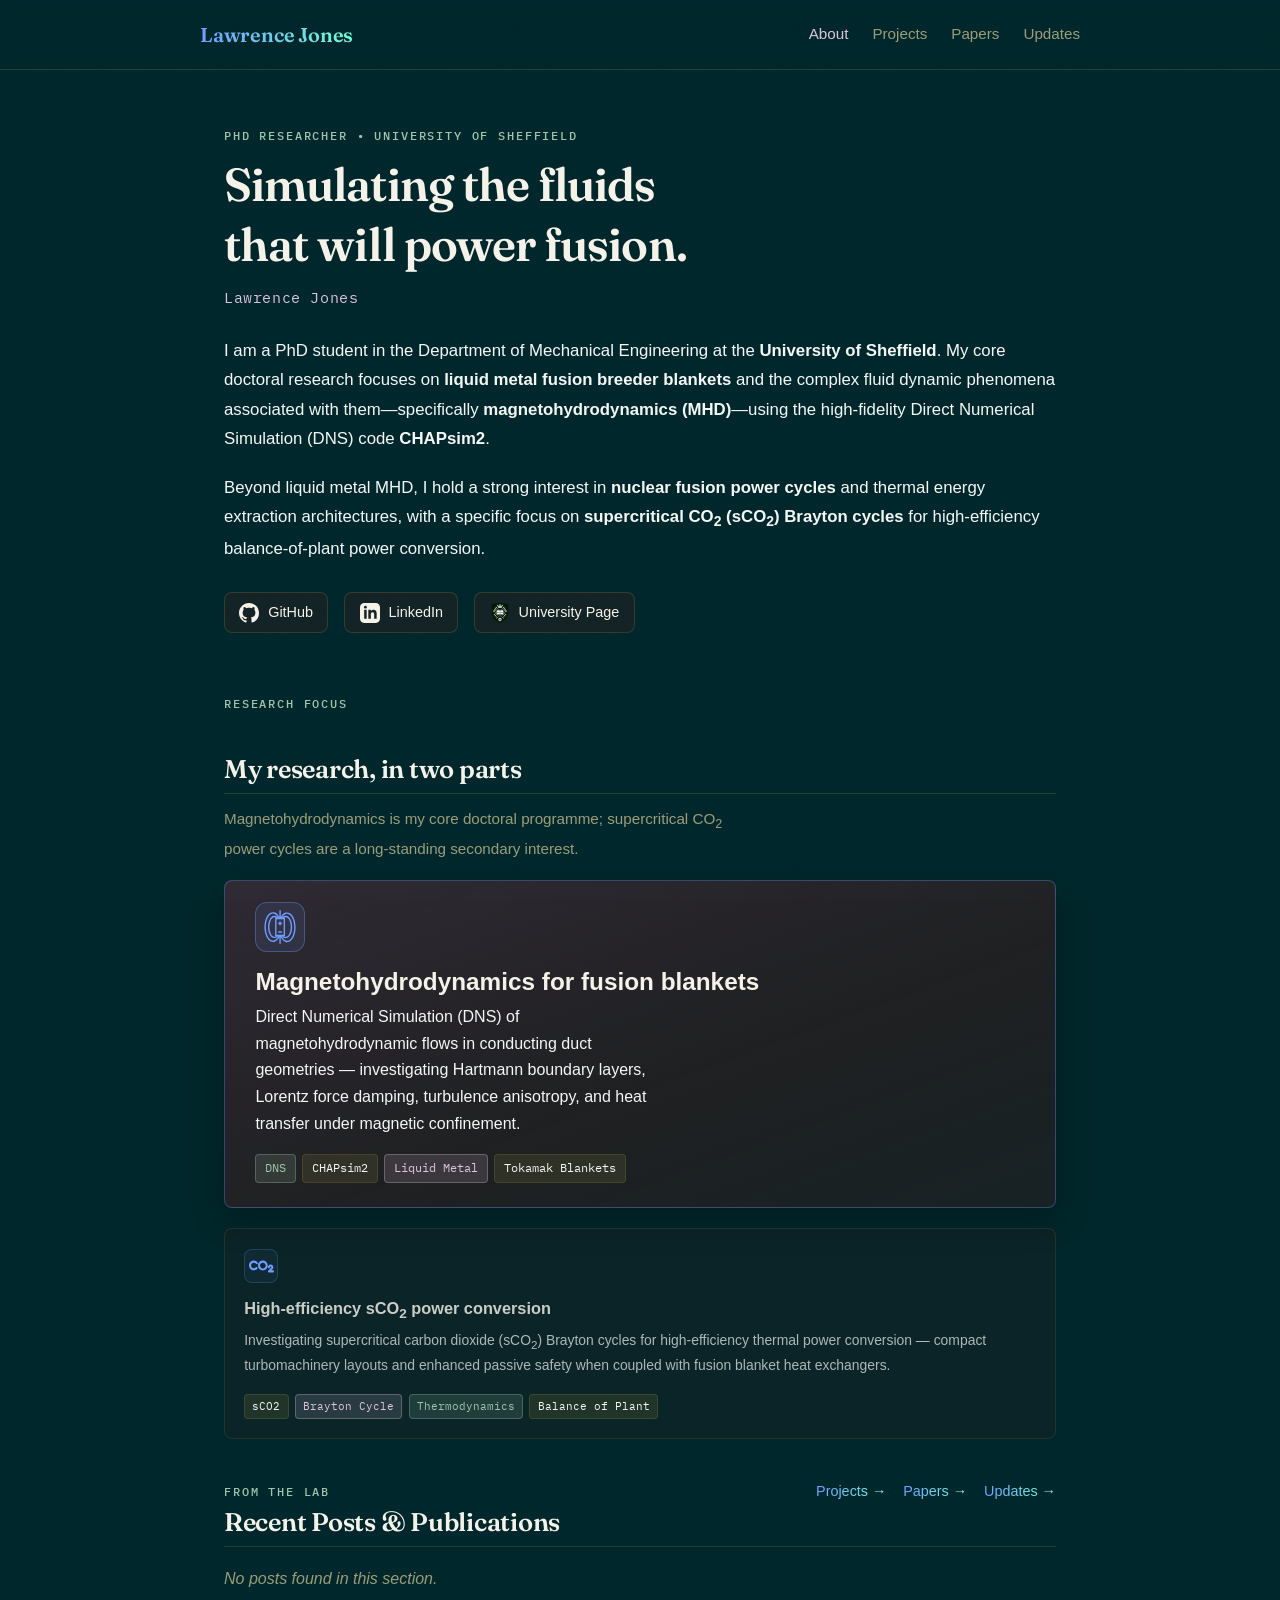
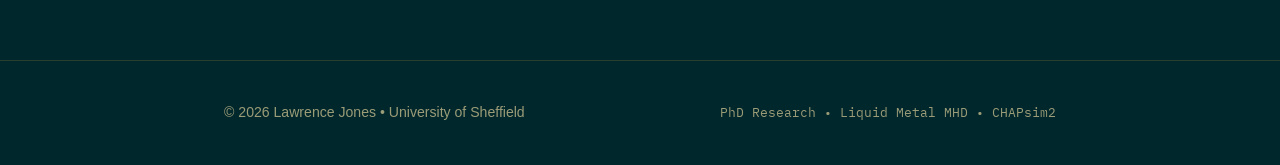
<file: index.html>
<!DOCTYPE html>
<html lang="en">
<head>
  <meta charset="UTF-8">
  <meta name="viewport" content="width=device-width, initial-scale=1.0">
  <title>Lawrence Jones | PhD Researcher &bull; University of Sheffield</title>
  <meta name="description" content="Personal and professional page of Lawrence Jones, PhD researcher at the University of Sheffield studying liquid metal fusion breeder blankets, MHD, CHAPsim2 DNS, and sCO2 power cycles.">
  <link rel="stylesheet" href="assets/css/style.css">
  <link rel="preconnect" href="https://fonts.googleapis.com">
  <link rel="preconnect" href="https://fonts.gstatic.com" crossorigin>
  <link href="https://fonts.googleapis.com/css2?family=Fraunces:opsz,wght@9..144,400;9..144,500;9..144,600;9..144,700&family=IBM+Plex+Mono:wght@400;500&display=swap" rel="stylesheet">
</head>
<body>

  <!-- Top Navigation -->
  <header>
    <div class="container nav-wrapper">
      <a href="index.html" class="brand-title">Lawrence Jones</a>
      <nav>
        <ul>
          <li><a href="index.html" class="active">About</a></li>
          <li><a href="projects.html">Projects</a></li>
          <li><a href="papers.html">Papers</a></li>
          <li><a href="updates.html">Updates</a></li>
        </ul>
      </nav>
    </div>
  </header>

  <!-- Hero & Bio -->
  <main class="container">
    <section class="hero">
      <div class="eyebrow">PhD Researcher &bull; University of Sheffield</div>
      <h1 class="hero-title">Simulating the fluids that will power fusion.</h1>
      <div class="hero-name">Lawrence Jones</div>

      <div class="hero-bio">
        <p>
          I am a PhD student in the Department of Mechanical Engineering at the <strong>University of Sheffield</strong>. 
          My core doctoral research focuses on <strong>liquid metal fusion breeder blankets</strong> and the complex fluid dynamic phenomena associated with them—specifically <strong>magnetohydrodynamics (MHD)</strong>—using the high-fidelity Direct Numerical Simulation (DNS) code <strong>CHAPsim2</strong>.
        </p>
        <p>
          Beyond liquid metal MHD, I hold a strong interest in <strong>nuclear fusion power cycles</strong> and thermal energy extraction architectures, with a specific focus on <strong>supercritical CO<sub>2</sub> (sCO<sub>2</sub>) Brayton cycles</strong> for high-efficiency balance-of-plant power conversion.
        </p>
      </div>

      <!-- Social & Professional Links with Placeholder Icons -->
      <div class="social-links">
        <!-- GitHub -->
        <a href="https://github.com/lawjones5" target="_blank" rel="noopener noreferrer" class="social-pill" title="GitHub Profile">
          <svg viewBox="0 0 24 24">
            <path d="M12 0C5.37 0 0 5.37 0 12c0 5.31 3.435 9.795 8.205 11.385.6.105.825-.255.825-.57 0-.285-.015-1.23-.015-2.235-3.015.555-3.795-.735-4.035-1.41-.135-.345-.72-1.41-1.23-1.695-.42-.225-1.02-.78-.015-.795.945-.015 1.62.87 1.845 1.23 1.08 1.815 2.805 1.305 3.495.99.105-.78.42-1.305.765-1.605-2.67-.3-5.46-1.335-5.46-5.925 0-1.305.465-2.385 1.23-3.225-.12-.3-.54-1.53.12-3.18 0 0 1.005-.315 3.3 1.23.96-.27 1.98-.405 3-.405s2.04.135 3 .405c2.295-1.56 3.3-1.23 3.3-1.23.66 1.65.24 2.88.12 3.18.765.84 1.23 1.905 1.23 3.225 0 4.605-2.805 5.625-5.475 5.925.435.375.81 1.095.81 2.22 0 1.605-.015 2.895-.015 3.3 0 .315.225.69.825.57A12.02 12.02 0 0024 12c0-6.63-5.37-12-12-12z"/>
          </svg>
          <span>GitHub</span>
        </a>

        <!-- LinkedIn -->
        <a href="https://uk.linkedin.com/in/lawrence-jones-7865b51ba" target="_blank" rel="noopener noreferrer" class="social-pill" title="LinkedIn Profile">
          <svg viewBox="0 0 24 24">
            <path d="M19 0h-14c-2.761 0-5 2.239-5 5v14c0 2.761 2.239 5 5 5h14c2.762 0 5-2.239 5-5v-14c0-2.761-2.238-5-5-5zm-11 19h-3v-11h3v11zm-1.5-12.268c-.966 0-1.75-.79-1.75-1.764s.784-1.764 1.75-1.764 1.75.79 1.75 1.764-.783 1.764-1.75 1.764zm13.5 12.268h-3v-5.604c0-3.368-4-3.113-4 0v5.604h-3v-11h3v1.765c1.396-2.586 7-2.777 7 2.476v6.759z"/>
          </svg>
          <span>LinkedIn</span>
        </a>

        <!-- University of Sheffield Page -->
        <a href="https://sheffield.ac.uk/heft/fusion/mhd-fusion-applications" target="_blank" rel="noopener noreferrer" class="social-pill" title="University of Sheffield PhD project page">
          <img src="assets/University-of-Sheffield.svg" alt="University of Sheffield Logo" class="svg-icon" style="width: 20px; height: 20px;">
          <span>University Page</span>
        </a>
      </div>
    </section>

    <!-- Research Focus Highlights -->
    <section>
      <div class="eyebrow">Research Focus</div>
      <h2>My research, in two parts</h2>
      <p class="section-lead">
        Magnetohydrodynamics is my core doctoral programme; supercritical&nbsp;CO<sub>2</sub> power cycles are a long-standing secondary interest.
      </p>
      <div class="card-grid">
        <div class="card feature-card feature-primary">
          
          <span class="feature-icon" aria-hidden="true">
            <svg class="icon-mark" viewBox="0 0 487.9 487.9" fill="currentColor">
              <g transform="translate(0 -540.36)">
                <path d="M265.693,845.46h-40.6c-5.5,0-10,4.5-10,10s4.5,10,10,10h40.6c5.5,0,10-4.5,10-10S271.193,845.46,265.693,845.46z"/>
                <path d="M225.093,743.16h9.9v10.6c0,5.5,4.5,10,10,10s10-4.5,10-10v-10.6h10.7c5.5,0,10-4.5,10-10s-4.5-10-10-10h-10.7v-9.9
                          c0-5.5-4.5-10-10-10s-10,4.5-10,10v9.9h-9.9c-5.5,0-10,4.5-10,10S219.593,743.16,225.093,743.16z"/>
                <path d="M387.793,588.46L387.793,588.46c-20.7-13.5-43.3-17.1-65.3-10.5c-26.1,7.8-49.6,29.5-67.5,61.7v-89.3c0-5.5-4.5-10-10-10
                          s-10,4.5-10,10v90.4c-19.3-35.1-44.4-58.5-71.9-66.6c-21.2-6.2-42.7-2.8-62.2,9.8c-24.3,15.4-44.7,43.1-59.1,80.1
                          c-14,36-21.4,78.4-21.4,122.6c0.4,44,8.3,86.2,22.9,122c14.9,36.7,35.7,63.8,60.1,78.4c0.1,0,0.1,0.1,0.2,0.1
                          c13,7.4,26.5,11.2,40.1,11.2c8.2,0,16.4-1.4,24.5-4.1c25.9-8.8,49.2-31.3,66.8-64.2v88.2c0,5.5,4.5,10,10,10s10-4.5,10-10v-85.4
                          c18.3,33.6,42.1,56.5,68.4,65.3c7.7,2.6,15.6,3.9,23.3,3.9c12.9,0,25.6-3.5,37.7-10.6c24.8-14.6,45.9-41.8,60.8-78.5
                          c14.6-35.8,22.3-78,22.3-122C468.293,701.06,436.293,619.56,387.793,588.46z
                          M161.793,975.36c-16.1,5.5-32.3,3.6-48.1-5.4
                          c-20.6-12.4-38.6-36.2-51.8-68.7c-13.6-33.5-21-73.1-21.4-114.6c0-84.2,28.6-158.9,71.2-185.8c0,0,0.1,0,0.1-0.1
                          c14.7-9.5,30.1-12,45.7-7.4c21.8,6.4,42.9,26.5,59.5,56.1c-17.6-18.6-38.4-27.4-59.2-25c-25.3,3-47.8,22.3-63.5,54.4
                          c-14.4,29.1-22.3,66.4-22.3,105s7.9,75.8,22.3,104.9c15.1,31.8,37.4,51.2,62.7,54.5c2.6,0.4,5.3,0.5,7.9,0.5c19,0,37.7-9,53.9-26
                          C203.493,947.86,183.593,967.96,161.793,975.36z
                          M183.693,916.76L183.693,916.76l5.2,0c-9.6,5.8-19.6,8.2-29.3,6.9
                          c-18.4-2.5-35.2-17.8-47.3-43.3c0,0,0-0.1-0.1-0.1c-27.1-54.8-27.1-137.5,0-192.3c12.6-25.8,29.6-41.2,47.9-43.4
                          c9.6-1.1,19.5,1.5,28.9,7.6h-5.3c-5.5,0-10,4.5-10,10v244.7C173.693,912.26,178.193,916.76,183.693,916.76z
                          M253.593,896.66
                          c-0.1,0-0.1,0-0.2,0h-8.4h-9.9c-0.1,0-0.1,0-0.2,0h-41.2v-224.7h102.6v224.7h-21.4h-0.1H253.593z
                          M426.693,905.66L426.693,905.66
                          c-13.3,32.6-31.4,56.4-52.4,68.7c-14.4,8.4-29.4,10.1-44.6,5c-22.8-7.6-44.4-30.1-60.6-62.7h1.3c16.2,17.8,35.3,27.3,54.8,27.3
                          c2.4,0,4.9-0.1,7.3-0.4c25.7-3.1,48.4-22.5,64-54.5c14.3-28.9,22.1-66.2,22-105c-0.1-38.4-7.9-75.6-22-104.9
                          c-15.6-32-38.2-51.3-63.5-54.5c-21.3-2.6-42.7,6.4-60.9,25.6c15.3-28.1,34.9-46.7,56.2-53.1c16.4-4.9,32.8-2.2,48.7,8.1
                          c20.2,13,38.2,38,50.9,70.5c13.2,34,20,73.8,19.6,115.3C447.493,832.56,440.293,872.26,426.693,905.66z
                          M306.293,651.96
                          L306.293,651.96l-5.4,0c9.7-6.1,19.8-8.7,29.6-7.5c18.4,2.3,35.5,17.7,48,43.3c26.7,55.6,26.8,138.3,0,192.4
                          c-12.6,25.7-29.8,41.2-48.5,43.5c-9.7,1.2-19.5-1.2-28.9-7h5.2c5.5,0,10-4.5,10-10v-244.7
                          C316.293,656.46,311.793,651.96,306.293,651.96z"/>
              </g>
            </svg>
          </span>
          <h3 class="feature-title">Magnetohydrodynamics for fusion blankets</h3>
          <p class="feature-desc">
            Direct Numerical Simulation (DNS) of magnetohydrodynamic flows in conducting duct geometries — investigating Hartmann boundary layers, Lorentz force damping, turbulence anisotropy, and heat transfer under magnetic confinement.
          </p>
          <div class="tag-group">
            <span class="tag teal">DNS</span>
            <span class="tag">CHAPsim2</span>
            <span class="tag highlight">Liquid Metal</span>
            <span class="tag">Tokamak Blankets</span>
          </div>
        </div>

        <div class="card feature-card feature-secondary">
          <span class="feature-icon" aria-hidden="true">
            <svg class="icon-wordmark" viewBox="0 0 490 490" fill="currentColor">
              <path d="M470,360.75h-79.6c-8.1,0-15.4-4.8-18.5-12.3c-3.1-7.4-1.5-16,4.2-21.8l59.2-60.2c1.1-1.7,2.2-4.2,2.2-7.4
                        c0-7.5-6.1-13.6-13.6-13.6s-13.6,6.1-13.6,13.6c0,11.1-9,20-20,20c-11.1,0-20-9-20-20c0-29.6,24.1-53.6,53.6-53.6
                        s53.6,24.1,53.6,53.6c0,11.8-3.8,23.1-10.9,32.5c-0.5,0.7-1.1,1.3-1.7,1.9l-26.8,27.2H470c11.1,0,20,9,20,20
                        C490,351.85,481.1,360.75,470,360.75z"/>
              <path d="M271.8,321.75c-53.1,0-96.2-43.2-96.2-96.2c0-53.1,43.2-96.2,96.2-96.2c53.1,0,96.2,43.2,96.2,96.2
                        S324.9,321.75,271.8,321.75z
                        M271.8,169.35c-31,0-56.2,25.2-56.2,56.2s25.2,56.2,56.2,56.2s56.2-25.2,56.2-56.2
                        C328,194.55,302.8,169.35,271.8,169.35z"/>
              <path d="M94.3,317.85c-52,0-94.3-42.3-94.3-94.3s42.3-94.3,94.3-94.3c29.8,0,58.1,14.3,75.8,38.3c6.6,8.9,4.7,21.4-4.2,28
                        s-21.4,4.7-28-4.2c-10.4-14-26.3-22-43.6-22c-29.9,0-54.2,24.3-54.2,54.2s24.3,54.2,54.2,54.2c15.3,0,29.5-6.2,39.9-17.5
                        c7.5-8.1,20.2-8.7,28.3-1.2c8.1,7.5,8.7,20.2,1.2,28.3C145.8,306.75,120.6,317.85,94.3,317.85z"/>
            </svg>
          </span>
          <h3 class="feature-title">High-efficiency sCO<sub>2</sub> power conversion</h3>
          <p class="feature-desc">
            Investigating supercritical carbon dioxide (sCO<sub>2</sub>) Brayton cycles for high-efficiency thermal power conversion — compact turbomachinery layouts and enhanced passive safety when coupled with fusion blanket heat exchangers.
          </p>
          <div class="tag-group">
            <span class="tag">sCO2</span>
            <span class="tag highlight">Brayton Cycle</span>
            <span class="tag teal">Thermodynamics</span>
            <span class="tag">Balance of Plant</span>
          </div>
        </div>
      </div>
    </section>

    <!-- Recent Items Repository Preview -->
    <section style="margin-bottom: 3rem;">
      <div style="display: flex; justify-content: space-between; align-items: baseline; margin-top: 2.5rem; border-bottom: 1px solid var(--border-subtle); padding-bottom: 0.4rem;">
        <div>
          <div class="eyebrow" style="margin-bottom: 0.3rem;">From the Lab</div>
          <h2 style="margin: 0; border-bottom: none; padding-bottom: 0;">Recent Posts &amp; Publications</h2>
        </div>
        <div style="font-size: 0.9rem;">
          <a href="projects.html" class="section-link" style="margin-right: 0.8rem;">Projects &rarr;</a>
          <a href="papers.html" class="section-link" style="margin-right: 0.8rem;">Papers &rarr;</a>
          <a href="updates.html" class="section-link">Updates &rarr;</a>
        </div>
      </div>

      <div id="recent-container" class="card-grid">
        <!-- Rendered dynamically -->
      </div>
    </section>
  </main>

  <!-- Footer -->
  <footer>
    <div class="container footer-inner">
      <div>&copy; <span id="current-year"></span> Lawrence Jones &bull; University of Sheffield</div>
      <div style="font-family: var(--font-mono); font-size: 0.8rem; color: var(--text-muted);">
        PhD Research &bull; Liquid Metal MHD &bull; CHAPsim2
      </div>
    </div>
  </footer>

  <script src="assets/js/main.js"></script>
  <script>
    document.getElementById('current-year').textContent = new Date().getFullYear();
    getPosts().then(posts => {
      // Show top 3 recent posts on homepage
      renderCards(posts.slice(0, 3), "recent-container", "all");
    });
  </script>
</body>
</html>
</file>
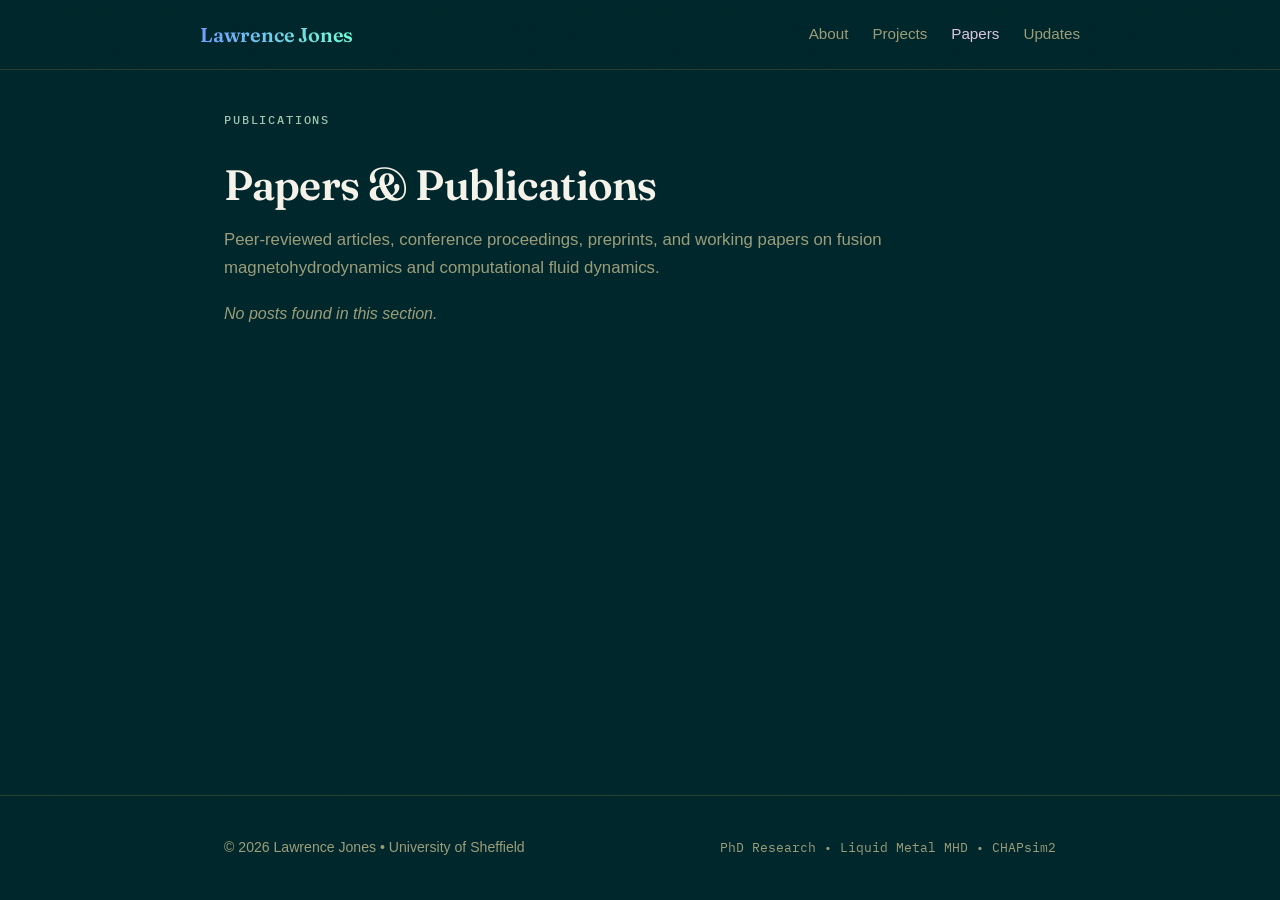
<file: papers.html>
<!DOCTYPE html>
<html lang="en">
<head>
  <meta charset="UTF-8">
  <meta name="viewport" content="width=device-width, initial-scale=1.0">
  <title>Papers & Publications | Lawrence Jones</title>
  <link rel="stylesheet" href="assets/css/style.css">
  <link rel="preconnect" href="https://fonts.googleapis.com">
  <link rel="preconnect" href="https://fonts.gstatic.com" crossorigin>
  <link href="https://fonts.googleapis.com/css2?family=Fraunces:opsz,wght@9..144,400;9..144,500;9..144,600;9..144,700&family=IBM+Plex+Mono:wght@400;500&display=swap" rel="stylesheet">
</head>
<body>

  <header>
    <div class="container nav-wrapper">
      <a href="index.html" class="brand-title">Lawrence Jones</a>
      <nav>
        <ul>
          <li><a href="index.html">About</a></li>
          <li><a href="projects.html">Projects</a></li>
          <li><a href="papers.html" class="active">Papers</a></li>
          <li><a href="updates.html">Updates</a></li>
        </ul>
      </nav>
    </div>
  </header>

  <main class="container" style="padding-top: 2.5rem; padding-bottom: 3.5rem;">
    <div class="eyebrow">Publications</div>
    <h1>Papers &amp; Publications</h1>
    <p style="color: var(--text-muted); font-size: 1.05rem;">
      Peer-reviewed articles, conference proceedings, preprints, and working papers on fusion magnetohydrodynamics and computational fluid dynamics.
    </p>

    <div id="papers-container" class="card-grid">
      <!-- Loaded dynamically via main.js -->
    </div>
  </main>

  <footer>
    <div class="container footer-inner">
      <div>&copy; <span id="current-year"></span> Lawrence Jones &bull; University of Sheffield</div>
      <div style="font-family: var(--font-mono); font-size: 0.8rem; color: var(--text-muted);">
        PhD Research &bull; Liquid Metal MHD &bull; CHAPsim2
      </div>
    </div>
  </footer>

  <script src="assets/js/main.js"></script>
  <script>
    document.getElementById('current-year').textContent = new Date().getFullYear();
    getPosts().then(posts => {
      renderCards(posts, "papers-container", "papers");
    });
  </script>
</body>
</html>
</file>
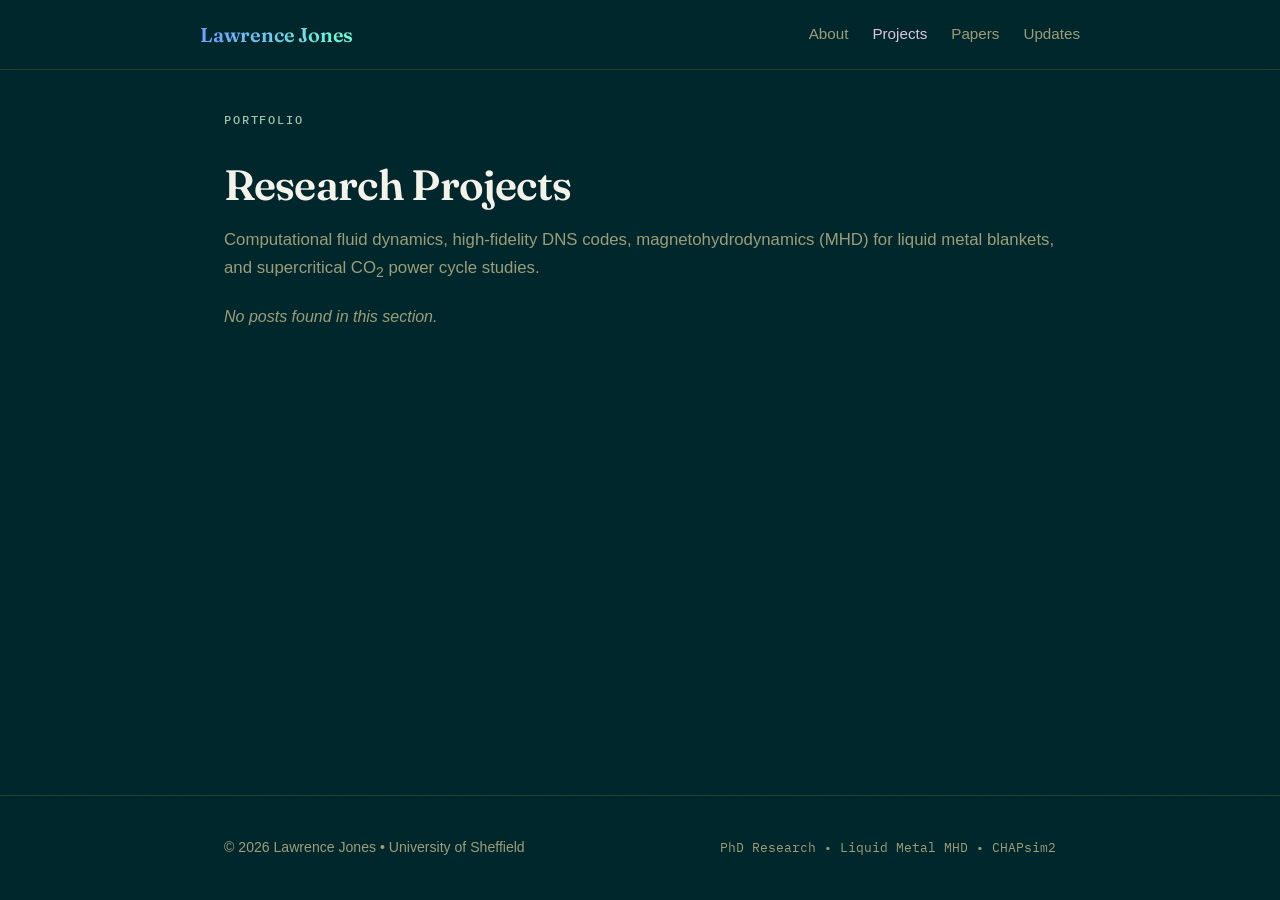
<file: projects.html>
<!DOCTYPE html>
<html lang="en">
<head>
  <meta charset="UTF-8">
  <meta name="viewport" content="width=device-width, initial-scale=1.0">
  <title>Projects | Lawrence Jones</title>
  <link rel="stylesheet" href="assets/css/style.css">
  <link rel="preconnect" href="https://fonts.googleapis.com">
  <link rel="preconnect" href="https://fonts.gstatic.com" crossorigin>
  <link href="https://fonts.googleapis.com/css2?family=Fraunces:opsz,wght@9..144,400;9..144,500;9..144,600;9..144,700&family=IBM+Plex+Mono:wght@400;500&display=swap" rel="stylesheet">
</head>
<body>

  <header>
    <div class="container nav-wrapper">
      <a href="index.html" class="brand-title">Lawrence Jones</a>
      <nav>
        <ul>
          <li><a href="index.html">About</a></li>
          <li><a href="projects.html" class="active">Projects</a></li>
          <li><a href="papers.html">Papers</a></li>
          <li><a href="updates.html">Updates</a></li>
        </ul>
      </nav>
    </div>
  </header>

  <main class="container" style="padding-top: 2.5rem; padding-bottom: 3.5rem;">
    <div class="eyebrow">Portfolio</div>
    <h1>Research Projects</h1>
    <p style="color: var(--text-muted); font-size: 1.05rem;">
      Computational fluid dynamics, high-fidelity DNS codes, magnetohydrodynamics (MHD) for liquid metal blankets, and supercritical CO<sub>2</sub> power cycle studies.
    </p>

    <div id="projects-container" class="card-grid">
      <!-- Loaded dynamically via main.js -->
    </div>
  </main>

  <footer>
    <div class="container footer-inner">
      <div>&copy; <span id="current-year"></span> Lawrence Jones &bull; University of Sheffield</div>
      <div style="font-family: var(--font-mono); font-size: 0.8rem; color: var(--text-muted);">
        PhD Research &bull; Liquid Metal MHD &bull; CHAPsim2
      </div>
    </div>
  </footer>

  <script src="assets/js/main.js"></script>
  <script>
    document.getElementById('current-year').textContent = new Date().getFullYear();
    getPosts().then(posts => {
      renderCards(posts, "projects-container", "projects");
    });
  </script>
</body>
</html>
</file>
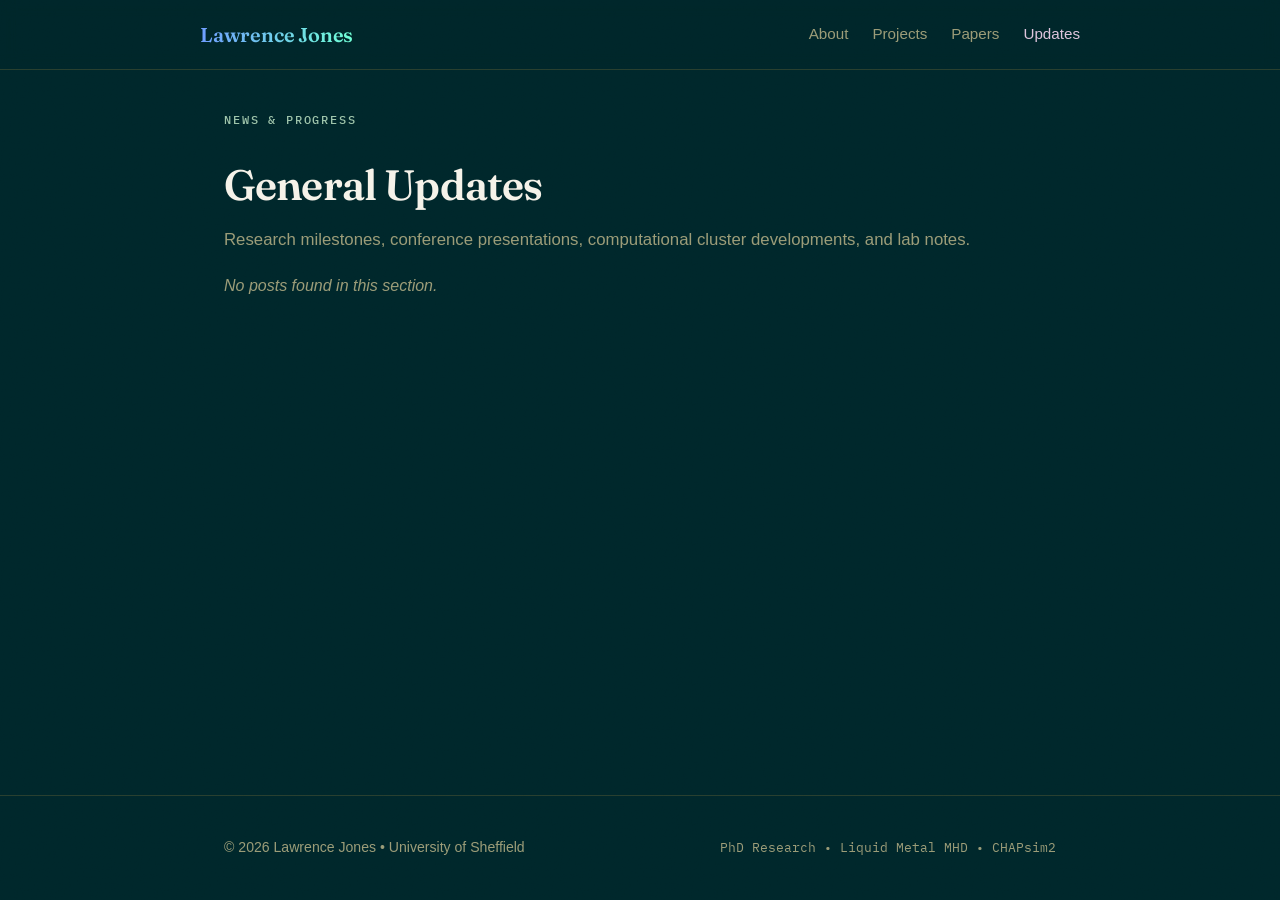
<file: updates.html>
<!DOCTYPE html>
<html lang="en">
<head>
  <meta charset="UTF-8">
  <meta name="viewport" content="width=device-width, initial-scale=1.0">
  <title>General Updates | Lawrence Jones</title>
  <link rel="stylesheet" href="assets/css/style.css">
  <link rel="preconnect" href="https://fonts.googleapis.com">
  <link rel="preconnect" href="https://fonts.gstatic.com" crossorigin>
  <link href="https://fonts.googleapis.com/css2?family=Fraunces:opsz,wght@9..144,400;9..144,500;9..144,600;9..144,700&family=IBM+Plex+Mono:wght@400;500&display=swap" rel="stylesheet">
</head>
<body>

  <header>
    <div class="container nav-wrapper">
      <a href="index.html" class="brand-title">Lawrence Jones</a>
      <nav>
        <ul>
          <li><a href="index.html">About</a></li>
          <li><a href="projects.html">Projects</a></li>
          <li><a href="papers.html">Papers</a></li>
          <li><a href="updates.html" class="active">Updates</a></li>
        </ul>
      </nav>
    </div>
  </header>

  <main class="container" style="padding-top: 2.5rem; padding-bottom: 3.5rem;">
    <div class="eyebrow">News &amp; Progress</div>
    <h1>General Updates</h1>
    <p style="color: var(--text-muted); font-size: 1.05rem;">
      Research milestones, conference presentations, computational cluster developments, and lab notes.
    </p>

    <div id="updates-container" class="card-grid">
      <!-- Loaded dynamically via main.js -->
    </div>
  </main>

  <footer>
    <div class="container footer-inner">
      <div>&copy; <span id="current-year"></span> Lawrence Jones &bull; University of Sheffield</div>
      <div style="font-family: var(--font-mono); font-size: 0.8rem; color: var(--text-muted);">
        PhD Research &bull; Liquid Metal MHD &bull; CHAPsim2
      </div>
    </div>
  </footer>

  <script src="assets/js/main.js"></script>
  <script>
    document.getElementById('current-year').textContent = new Date().getFullYear();
    getPosts().then(posts => {
      renderCards(posts, "updates-container", "updates");
    });
  </script>
</body>
</html>
</file>
<file: assets/css/style.css>
:root {
  /* Requested Color Palette */
  --color-jet-black: rgb(0, 39, 43);       /* #00272B */
  --color-dark-coffee: rgb(52, 28, 28);    /* #341C1C */
  --color-olive-leaf: rgb(100, 101, 54);   /* #646536 */
  --color-bright-snow: rgb(244, 247, 245);    /* #F4F7F5 */
  --color-muted-teal: rgb(158, 197, 171);  /* #9EC5AB */
  --color-thistle: rgb(221, 196, 221);     /* #DDC4DD */

  /* UI Tokens */
  --bg-primary: var(--color-jet-black);
  --bg-secondary: #031e21;
  --bg-card: rgba(52, 28, 28, 0.35);
  --bg-card-hover: rgba(52, 28, 28, 0.6);
  --border-subtle: rgba(100, 101, 54, 0.4);
  --border-hover: var(--color-olive-leaf);
  --text-main: #f5f2e9;
  --text-body: var(--color-bright-snow);
  --text-muted: rgba(205, 195, 146, 0.75);
  --link-color: var(--color-muted-teal);
  --accent-highlight: var(--color-thistle);
  --code-bg: rgba(0, 20, 22, 0.85);

  --font-sans: -apple-system, BlinkMacSystemFont, "Segoe UI", Roboto, "Helvetica Neue", Arial, sans-serif;
  --font-mono: "IBM Plex Mono", ui-monospace, SFMono-Regular, Menlo, Monaco, Consolas, "Liberation Mono", monospace;
  --font-display: "Fraunces", Georgia, "Times New Roman", serif;

  --accent-blue: #6e9dff;
  --accent-mint: #6effd6;
  --accent-amber: #e264e2;
  
  --max-width: 880px;
  --radius: 8px;
  --transition: 0.2s ease-in-out;
}

*, *::before, *::after {
  box-sizing: border-box;
}

html {
  font-size: 16px;
  scroll-behavior: smooth;
}

body {
  margin: 0;
  padding: 0;
  background-color: var(--bg-primary);
  color: var(--text-body);
  font-family: var(--font-sans);
  line-height: 1.68;
  -webkit-font-smoothing: antialiased;
  min-height: 100vh;
  display: flex;
  flex-direction: column;
  position: relative;
}

/* Film-grain texture overlay (subtle depth, like the Hermes hero) */
body::before {
  content: "";
  position: fixed;
  inset: 0;
  z-index: 9999;
  pointer-events: none;
  opacity: 0.05;
  mix-blend-mode: overlay;
  background-image: url("data:image/svg+xml,%3Csvg xmlns='http://www.w3.org/2000/svg' width='140' height='140'%3E%3Cfilter id='n'%3E%3CfeTurbulence type='fractalNoise' baseFrequency='0.85' numOctaves='2' stitchTiles='stitch'/%3E%3C/filter%3E%3Crect width='100%25' height='100%25' filter='url(%23n)'/%3E%3C/svg%3E");
}

/* Container */
.container {
  width: 100%;
  max-width: var(--max-width);
  margin: 0 auto;
  padding: 0 1.5rem;
}

/* Header & Navigation */
body > header {
  border-bottom: 1px solid var(--border-subtle);
  background: rgba(0, 39, 43, 0.6);
  backdrop-filter: blur(8px);
  position: sticky;
  top: 0;
  z-index: 100;
}

.nav-wrapper {
  display: flex;
  justify-content: space-between;
  align-items: center;
  padding: 1.1rem 0;
}

.brand-title {
  font-family: var(--font-display);
  font-size: 1.25rem;
  font-weight: 600;
  color: var(--text-main);
  text-decoration: none;
  letter-spacing: -0.01em;
}

.brand-title:hover {
  color: var(--accent-highlight);
}

nav ul {
  list-style: none;
  margin: 0;
  padding: 0;
  display: flex;
  gap: 1.5rem;
  align-items: center;
}

nav a {
  color: var(--text-muted);
  text-decoration: none;
  font-size: 0.95rem;
  transition: color var(--transition);
}

nav a:hover,
nav a.active {
  color: var(--accent-highlight);
}

/* Typography */
h1, h2, h3, h4 {
  color: var(--text-main);
  font-weight: 600;
  line-height: 1.3;
  margin-top: 1.8rem;
  margin-bottom: 0.8rem;
}

h1, h2 {
  font-family: var(--font-display);
  font-weight: 600;
  font-optical-sizing: auto;
}

h1 {
  font-size: 2.65rem;
  letter-spacing: -0.02em;
}

h2 {
  font-size: 1.6rem;
  letter-spacing: -0.01em;
  border-bottom: 1px solid var(--border-subtle);
  padding-bottom: 0.4rem;
  margin-top: 2.5rem;
}

h3 {
  font-size: 1.2rem;
}

/* Eyebrow label — small uppercase mono above headings */
.eyebrow {
  font-family: var(--font-mono);
  font-size: 0.72rem;
  font-weight: 500;
  letter-spacing: 0.16em;
  text-transform: uppercase;
  color: var(--color-muted-teal);
  margin-bottom: 0.6rem;
}

p {
  margin: 0 0 1.2rem 0;
}

a {
  color: var(--link-color);
  text-decoration: none;
  transition: all var(--transition);
}

a:hover {
  color: var(--accent-highlight);
  text-decoration: underline;
}

/* Gradient sweep on hover for key links (Hermes-style animated underline) */
.brand-title,
.eyebrow + h2 a,
.section-link {
  text-decoration: none;
  background-image: linear-gradient(90deg, var(--accent-blue), var(--accent-mint), var(--accent-amber));
  background-size: 200% 100%;
  -webkit-background-clip: text;
  background-clip: text;
  -webkit-text-fill-color: transparent;
  background-position: 0% 0%;
}

.brand-title:hover,
.eyebrow + h2 a:hover,
.section-link:hover {
  background-position: 100% 0%;
  color: transparent;
  text-decoration: none;
}

/* Hero Section */
.hero {
  padding: 3.5rem 0 2rem 0;
}

.hero-title {
  margin: 0.1rem 0 0.6rem 0;
  font-size: 2.9rem;
  max-width: 16ch;
}

.hero-name {
  font-family: var(--font-mono);
  font-size: 0.95rem;
  letter-spacing: 0.04em;
  color: var(--color-thistle);
  margin-bottom: 1.6rem;
}

.hero-bio {
  font-size: 1.05rem;
  line-height: 1.75;
  color: var(--text-body);
}

/* Social & Academic Links */
.social-links {
  display: flex;
  gap: 1rem;
  flex-wrap: wrap;
  margin: 1.8rem 0;
}

.social-pill {
  display: inline-flex;
  align-items: center;
  gap: 0.55rem;
  background-color: var(--bg-card);
  border: 1px solid var(--border-subtle);
  color: var(--text-main);
  padding: 0.45rem 0.9rem;
  border-radius: var(--radius);
  font-size: 0.9rem;
  transition: all var(--transition);
  text-decoration: none;
}

.social-pill svg {
  width: 20px;
  height: 20px;
  fill: currentColor;
  flex-shrink: 0;
}

.social-pill:hover {
  background-color: var(--bg-card-hover);
  border-color: var(--accent-highlight);
  color: var(--accent-highlight);
  text-decoration: none;
  transform: translateY(-1px);
}

/* Content Lists & Cards */
.card-grid {
  display: grid;
  grid-template-columns: 1fr;
  gap: 1.25rem;
  margin-top: 1.2rem;
}
.card {
  background: var(--bg-card);
  border: 1px solid var(--border-subtle);
  border-radius: var(--radius);
  padding: 1.4rem;
  transition: all var(--transition);
}

/* Two-column feature layout on wider screens (Hermes-style) */
.card-grid:has(> .feature-card) {
  grid-template-columns: repeat(2, 1fr);
}

.card:hover {
  border-color: var(--color-olive-leaf);
  background: var(--bg-card-hover);
  box-shadow: 0 4px 14px rgba(0, 0, 0, 0.3);
}

.card-header {
  display: flex;
  justify-content: space-between;
  align-items: baseline;
  gap: 1rem;
  margin-bottom: 0.5rem;
}

.card-title {
  font-size: 1.15rem;
  font-weight: 600;
  color: var(--text-main);
  margin: 0;
}

.card-title a {
  color: var(--text-main);
  text-decoration: none;
}

.card-title a:hover {
  color: var(--accent-highlight);
}

.card-meta {
  font-size: 0.82rem;
  color: var(--text-muted);
  font-family: var(--font-mono);
  white-space: nowrap;
}

.card-desc {
  font-size: 0.95rem;
  color: var(--text-body);
  margin: 0.5rem 0 0.8rem 0;
}

/* Badges & Tags */
.tag-group {
  display: flex;
  flex-wrap: wrap;
  gap: 0.4rem;
}

.tag {
  font-size: 0.75rem;
  padding: 0.2rem 0.55rem;
  border-radius: 4px;
  background: rgba(100, 101, 54, 0.25);
  color: var(--color-dry-sage);
  border: 1px solid rgba(100, 101, 54, 0.4);
  font-family: var(--font-mono);
}

.tag.highlight {
  background: rgba(221, 196, 221, 0.15);
  color: var(--color-thistle);
  border-color: rgba(221, 196, 221, 0.3);
}

.tag.teal {
  background: rgba(158, 197, 171, 0.15);
  color: var(--color-muted-teal);
  border-color: rgba(158, 197, 171, 0.3);
}

/* Feature cards (Research Focus) */
.feature-card {
  display: flex;
  flex-direction: column;
  gap: 0.4rem;
  padding: 1.5rem 1.5rem 1.3rem;
  background: linear-gradient(160deg, rgba(52, 28, 28, 0.55), rgba(52, 28, 28, 0.3));
  border: 1px solid var(--border-subtle);
  position: relative;
}

.feature-card::before {
  content: "";
  position: absolute;
  top: -1px;
  left: -1px;
  right: -1px;
  bottom: -1px;
  border-radius: var(--radius);
  pointer-events: none;
  opacity: 0;
  transition: opacity var(--transition);
  background: linear-gradient(160deg, rgba(110, 157, 255, 0.35), rgba(110, 255, 214, 0.18), transparent 60%);
}

.feature-card:hover::before {
  opacity: 1;
}

.feature-icon {
  width: 40px;
  height: 40px;
  display: inline-flex;
  align-items: center;
  justify-content: center;
  border-radius: 10px;
  border: 1px solid rgba(110, 157, 255, 0.35);
  background: rgba(110, 157, 255, 0.1);
  color: var(--accent-blue);
  margin-bottom: 0.3rem;
}

.feature-icon svg {
  width: 22px;
  height: 22px;
}

/* Artwork inside the feature chips is optically sized, not uniformly sized:
   the magnet is a near-square symbol (0.92:1 ink), the CO2 lockup is wide
   lettering (2.1:1 ink) with heavy solid strokes, so it needs a larger box
   to read at the same visual weight. Tuned by matching rasterised ink area. */
.feature-icon .icon-mark {
  width: 28px;
  height: 28px;
}

.feature-icon .icon-wordmark {
  width: 32px;
  height: 32px;
}

.feature-title {
  margin: 0.2rem 0 0 0;
  font-size: 1.28rem;
  color: var(--text-main);
}

.feature-desc {
  margin: 0 0.4rem 0.6rem 0;
  font-size: 0.98rem;
  flex: 1;
}

/* --- Research Focus hierarchy -------------------------------------------
   The two programmes are deliberately not equal. MHD is the doctoral
   programme, sCO2 a parallel interest, so the column ratio, card chrome,
   icon chip and type scale all step down from primary to secondary. */

.section-lead {
  margin: 0.5rem 0 0;
  max-width: 60ch;
  font-size: 0.95rem;
  color: var(--text-muted);
}

/* Research Focus: primary (MHD) full width, secondary (sCO2) stacked beneath it. */
.card-grid:has(> .feature-primary) {
  grid-template-columns: 1fr;
  align-items: stretch;
}

.feature-label {
  font-family: var(--font-mono);
  font-size: 0.64rem;
  letter-spacing: 0.14em;
  text-transform: uppercase;
  color: var(--text-muted);
  margin-bottom: 0.6rem;
}

/* Primary — MHD: the weight of the page sits here. */
.feature-primary {
  padding: 1.3rem 1.9rem 1.5rem;
  border: 1px solid rgba(110, 157, 255, 0.32);
  background:
    linear-gradient(160deg, rgba(110, 157, 255, 0.09), transparent 58%),
    linear-gradient(160deg, rgba(52, 28, 28, 0.78), rgba(52, 28, 28, 0.45));
  box-shadow: 0 12px 32px rgba(0, 0, 0, 0.25);
}

.feature-primary:hover {
  border-color: rgba(110, 157, 255, 0.5);
}

.feature-primary .feature-label {
  color: var(--accent-blue);
}

.feature-primary .feature-icon {
  width: 50px;
  height: 50px;
  border-radius: 12px;
}

.feature-primary .icon-mark {
  width: 34px;
  height: 34px;
}

.feature-primary .feature-title {
  font-size: 1.52rem;
  line-height: 1.26;
}

.feature-primary .feature-desc {
  font-size: 1rem;
  max-width: 46ch;
}

/* Secondary — sCO2: quieter chrome, smaller everything, no hover flare. */
.feature-secondary {
  padding: 1.3rem 1.2rem 1.2rem;
  border-color: rgba(100, 101, 54, 0.26);
  background: rgba(52, 28, 28, 0.2);
}

.feature-secondary::before {
  display: none;
}

.feature-secondary:hover {
  border-color: rgba(100, 101, 54, 0.42);
  background: rgba(52, 28, 28, 0.22);
  box-shadow: none;
}

.feature-secondary .feature-icon {
  width: 34px;
  height: 34px;
  border-radius: 8px;
  border-color: rgba(110, 157, 255, 0.2);
  background: rgba(110, 157, 255, 0.06);
}

.feature-secondary .icon-wordmark {
  width: 25px;
  height: 25px;
}

.feature-secondary .feature-title {
  font-size: 1.02rem;
  color: rgba(245, 242, 233, 0.82);
}

.feature-secondary .feature-desc {
  font-size: 0.87rem;
  color: rgba(244, 247, 245, 0.7);
}

.feature-secondary .tag {
  font-size: 0.68rem;
  padding: 0.15rem 0.45rem;
}


/* Category Filter Bar */
.filter-tabs {
  display: flex;
  gap: 0.5rem;
  margin: 1.5rem 0;
  border-bottom: 1px solid var(--border-subtle);
  padding-bottom: 0.75rem;
}

.filter-tab {
  background: transparent;
  border: 1px solid var(--border-subtle);
  color: var(--text-muted);
  padding: 0.35rem 0.8rem;
  border-radius: var(--radius);
  cursor: pointer;
  font-size: 0.88rem;
  transition: all var(--transition);
}

.filter-tab:hover,
.filter-tab.active {
  background: var(--bg-card);
  color: var(--accent-highlight);
  border-color: var(--accent-highlight);
}

/* Post Content Viewer */
.post-header {
  padding: 2.5rem 0 1.5rem 0;
  border-bottom: 1px solid var(--border-subtle);
}

.post-header h1 {
  margin-top: 0.5rem;
}

.post-meta-row {
  display: flex;
  gap: 1.2rem;
  align-items: center;
  color: var(--text-muted);
  font-size: 0.88rem;
  font-family: var(--font-mono);
  margin-bottom: 1rem;
}

.post-content {
  padding: 2rem 0 4rem 0;
  font-size: 1.05rem;
  line-height: 1.8;
  color: var(--text-body);
}

.post-content h2 {
  color: var(--color-muted-teal);
  margin-top: 2.2rem;
}

.post-content h3 {
  color: var(--color-thistle);
  margin-top: 1.8rem;
}

.post-content blockquote {
  margin: 1.5rem 0;
  padding: 0.8rem 1.2rem;
  border-left: 3px solid var(--color-muted-teal);
  background: var(--bg-card);
  border-radius: 0 var(--radius) var(--radius) 0;
  color: var(--text-main);
  font-style: italic;
}

.post-content code {
  font-family: var(--font-mono);
  background: var(--code-bg);
  color: var(--color-thistle);
  padding: 0.15rem 0.4rem;
  border-radius: 4px;
  font-size: 0.9em;
}

.post-content pre {
  background: var(--code-bg);
  border: 1px solid var(--border-subtle);
  border-radius: var(--radius);
  padding: 1.2rem;
  overflow-x: auto;
}

.post-content pre code {
  background: transparent;
  padding: 0;
  color: var(--text-main);
}

.post-content img {
  max-width: 100%;
  height: auto;
  border-radius: var(--radius);
  border: 1px solid var(--border-subtle);
  margin: 1.5rem 0;
}

.post-content ul,
.post-content ol {
  padding-left: 1.5rem;
  margin-bottom: 1.5rem;
}

.post-content li {
  margin-bottom: 0.4rem;
}

/* Callout Box */
.callout {
  background: var(--bg-card);
  border: 1px solid var(--border-subtle);
  border-left: 4px solid var(--accent-highlight);
  border-radius: var(--radius);
  padding: 1rem 1.2rem;
  margin: 1.5rem 0;
}

.callout p:last-child {
  margin-bottom: 0;
}

/* Back Link */
.back-link {
  display: inline-flex;
  align-items: center;
  gap: 0.4rem;
  font-size: 0.9rem;
  color: var(--text-muted);
  margin-top: 1.5rem;
}

.back-link:hover {
  color: var(--accent-highlight);
}

/* Footer */
footer {
  margin-top: auto;
  border-top: 1px solid var(--border-subtle);
  padding: 2.5rem 0;
  font-size: 0.88rem;
  color: var(--text-muted);
}

.footer-inner {
  display: flex;
  justify-content: space-between;
  align-items: center;
  flex-wrap: wrap;
  gap: 1rem;
}

/* Responsive adjustments */
@media (max-width: 900px) {
  .card-grid,
  .card-grid:has(> .feature-card) {
    grid-template-columns: 1fr;
  }
}

@media (max-width: 650px) {
  h1 {
    font-size: 1.9rem;
  }
  .hero-title {
    font-size: 2.2rem;
  }
  .nav-wrapper {
    flex-direction: column;
    align-items: flex-start;
    gap: 0.8rem;
  }
  nav ul {
    gap: 1rem;
    flex-wrap: wrap;
  }
  .card-header {
    flex-direction: column;
    align-items: flex-start;
    gap: 0.2rem;
  }
  .feature-primary {
    padding: 1.3rem 1.3rem 1.2rem;
  }
  .feature-primary .feature-title {
    font-size: 1.32rem;
  }
}
</file>
